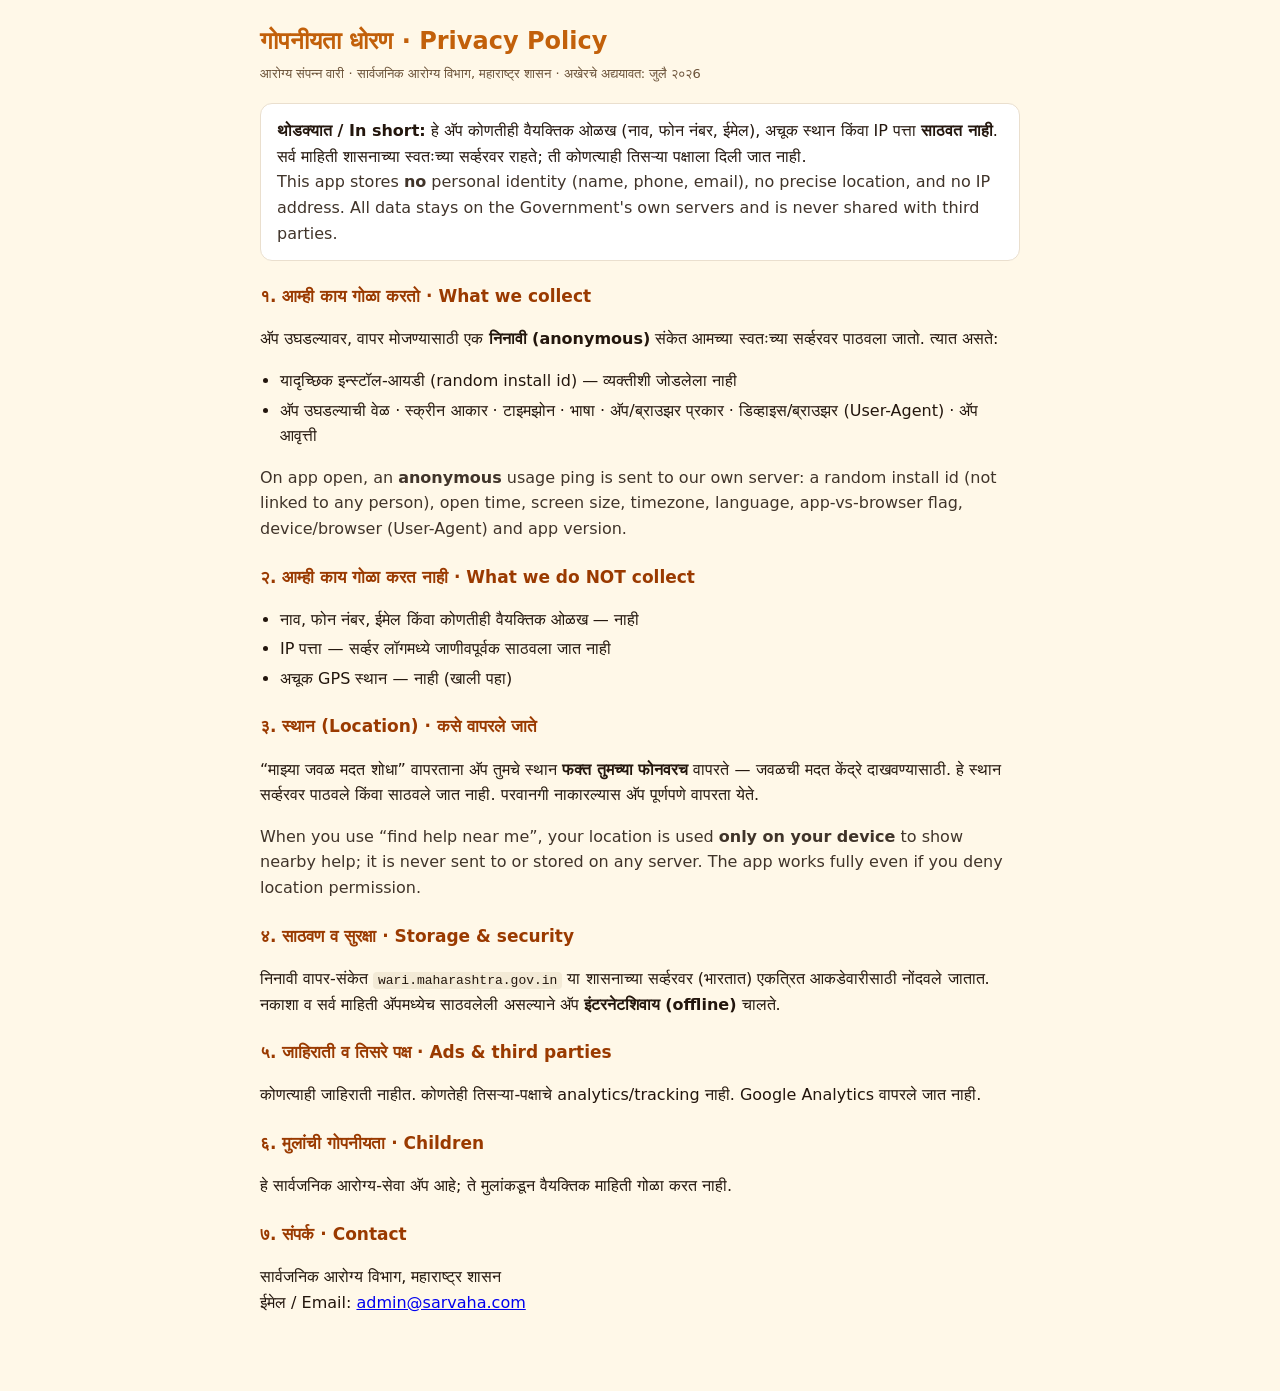
<file: privacy.html>
<!doctype html>
<html lang="mr">
<head>
<meta charset="utf-8" />
<meta name="viewport" content="width=device-width,initial-scale=1" />
<title>गोपनीयता धोरण · Privacy Policy — आरोग्य संपन्न वारी</title>
<style>
  body{font-family:system-ui,'Noto Sans Devanagari',Arial,sans-serif;max-width:760px;margin:0 auto;padding:22px 18px 60px;color:#23160d;line-height:1.6;background:#fff8e8}
  h1{color:#c2600a;font-size:24px;margin:0 0 4px} h2{color:#9a3a00;font-size:17px;margin:22px 0 6px}
  .sub{color:#6b5238;font-size:13px;margin:0 0 18px} ul{padding-left:20px} li{margin:4px 0}
  .box{background:#fff;border:1px solid #eadfce;border-radius:12px;padding:14px 16px;margin:14px 0}
  code{background:#f3ead6;padding:1px 5px;border-radius:4px;font-size:13px}
  .en{color:#40342a}
</style>
</head>
<body>
  <h1>गोपनीयता धोरण · Privacy Policy</h1>
  <p class="sub">आरोग्य संपन्न वारी · सार्वजनिक आरोग्य विभाग, महाराष्ट्र शासन · अखेरचे अद्ययावत: जुलै २०२6</p>

  <div class="box">
    <b>थोडक्यात / In short:</b> हे अ‍ॅप कोणतीही वैयक्तिक ओळख (नाव, फोन नंबर, ईमेल), अचूक स्थान किंवा IP पत्ता
    <b>साठवत नाही</b>. सर्व माहिती शासनाच्या स्वतःच्या सर्व्हरवर राहते; ती कोणत्याही तिसऱ्या पक्षाला दिली जात नाही.
    <br><span class="en">This app stores <b>no</b> personal identity (name, phone, email), no precise location, and no IP address.
    All data stays on the Government's own servers and is never shared with third parties.</span>
  </div>

  <h2>१. आम्ही काय गोळा करतो · What we collect</h2>
  <p>अ‍ॅप उघडल्यावर, वापर मोजण्यासाठी एक <b>निनावी (anonymous)</b> संकेत आमच्या स्वतःच्या सर्व्हरवर पाठवला जातो. त्यात असते:</p>
  <ul>
    <li>यादृच्छिक इन्स्टॉल-आयडी (random install id) — व्यक्तीशी जोडलेला नाही</li>
    <li>अ‍ॅप उघडल्याची वेळ · स्क्रीन आकार · टाइमझोन · भाषा · अ‍ॅप/ब्राउझर प्रकार · डिव्हाइस/ब्राउझर (User-Agent) · अ‍ॅप आवृत्ती</li>
  </ul>
  <p class="en">On app open, an <b>anonymous</b> usage ping is sent to our own server: a random install id (not linked to any person),
  open time, screen size, timezone, language, app-vs-browser flag, device/browser (User-Agent) and app version.</p>

  <h2>२. आम्ही काय गोळा करत नाही · What we do NOT collect</h2>
  <ul>
    <li>नाव, फोन नंबर, ईमेल किंवा कोणतीही वैयक्तिक ओळख — नाही</li>
    <li>IP पत्ता — सर्व्हर लॉगमध्ये जाणीवपूर्वक साठवला जात नाही</li>
    <li>अचूक GPS स्थान — नाही (खाली पहा)</li>
  </ul>

  <h2>३. स्थान (Location) · कसे वापरले जाते</h2>
  <p>“माझ्या जवळ मदत शोधा” वापरताना अ‍ॅप तुमचे स्थान <b>फक्त तुमच्या फोनवरच</b> वापरते — जवळची मदत केंद्रे दाखवण्यासाठी.
  हे स्थान सर्व्हरवर पाठवले किंवा साठवले जात नाही. परवानगी नाकारल्यास अ‍ॅप पूर्णपणे वापरता येते.</p>
  <p class="en">When you use “find help near me”, your location is used <b>only on your device</b> to show nearby help; it is never sent
  to or stored on any server. The app works fully even if you deny location permission.</p>

  <h2>४. साठवण व सुरक्षा · Storage &amp; security</h2>
  <p>निनावी वापर-संकेत <code>wari.maharashtra.gov.in</code> या शासनाच्या सर्व्हरवर (भारतात) एकत्रित आकडेवारीसाठी नोंदवले जातात.
  नकाशा व सर्व माहिती अ‍ॅपमध्येच साठवलेली असल्याने अ‍ॅप <b>इंटरनेटशिवाय (offline)</b> चालते.</p>

  <h2>५. जाहिराती व तिसरे पक्ष · Ads &amp; third parties</h2>
  <p>कोणत्याही जाहिराती नाहीत. कोणतेही तिसऱ्या-पक्षाचे analytics/tracking नाही. Google Analytics वापरले जात नाही.</p>

  <h2>६. मुलांची गोपनीयता · Children</h2>
  <p>हे सार्वजनिक आरोग्य-सेवा अ‍ॅप आहे; ते मुलांकडून वैयक्तिक माहिती गोळा करत नाही.</p>

  <h2>७. संपर्क · Contact</h2>
  <p>सार्वजनिक आरोग्य विभाग, महाराष्ट्र शासन<br>
  ईमेल / Email: <a href="mailto:admin@sarvaha.com">admin@sarvaha.com</a></p>
</body>
</html>
</file>
